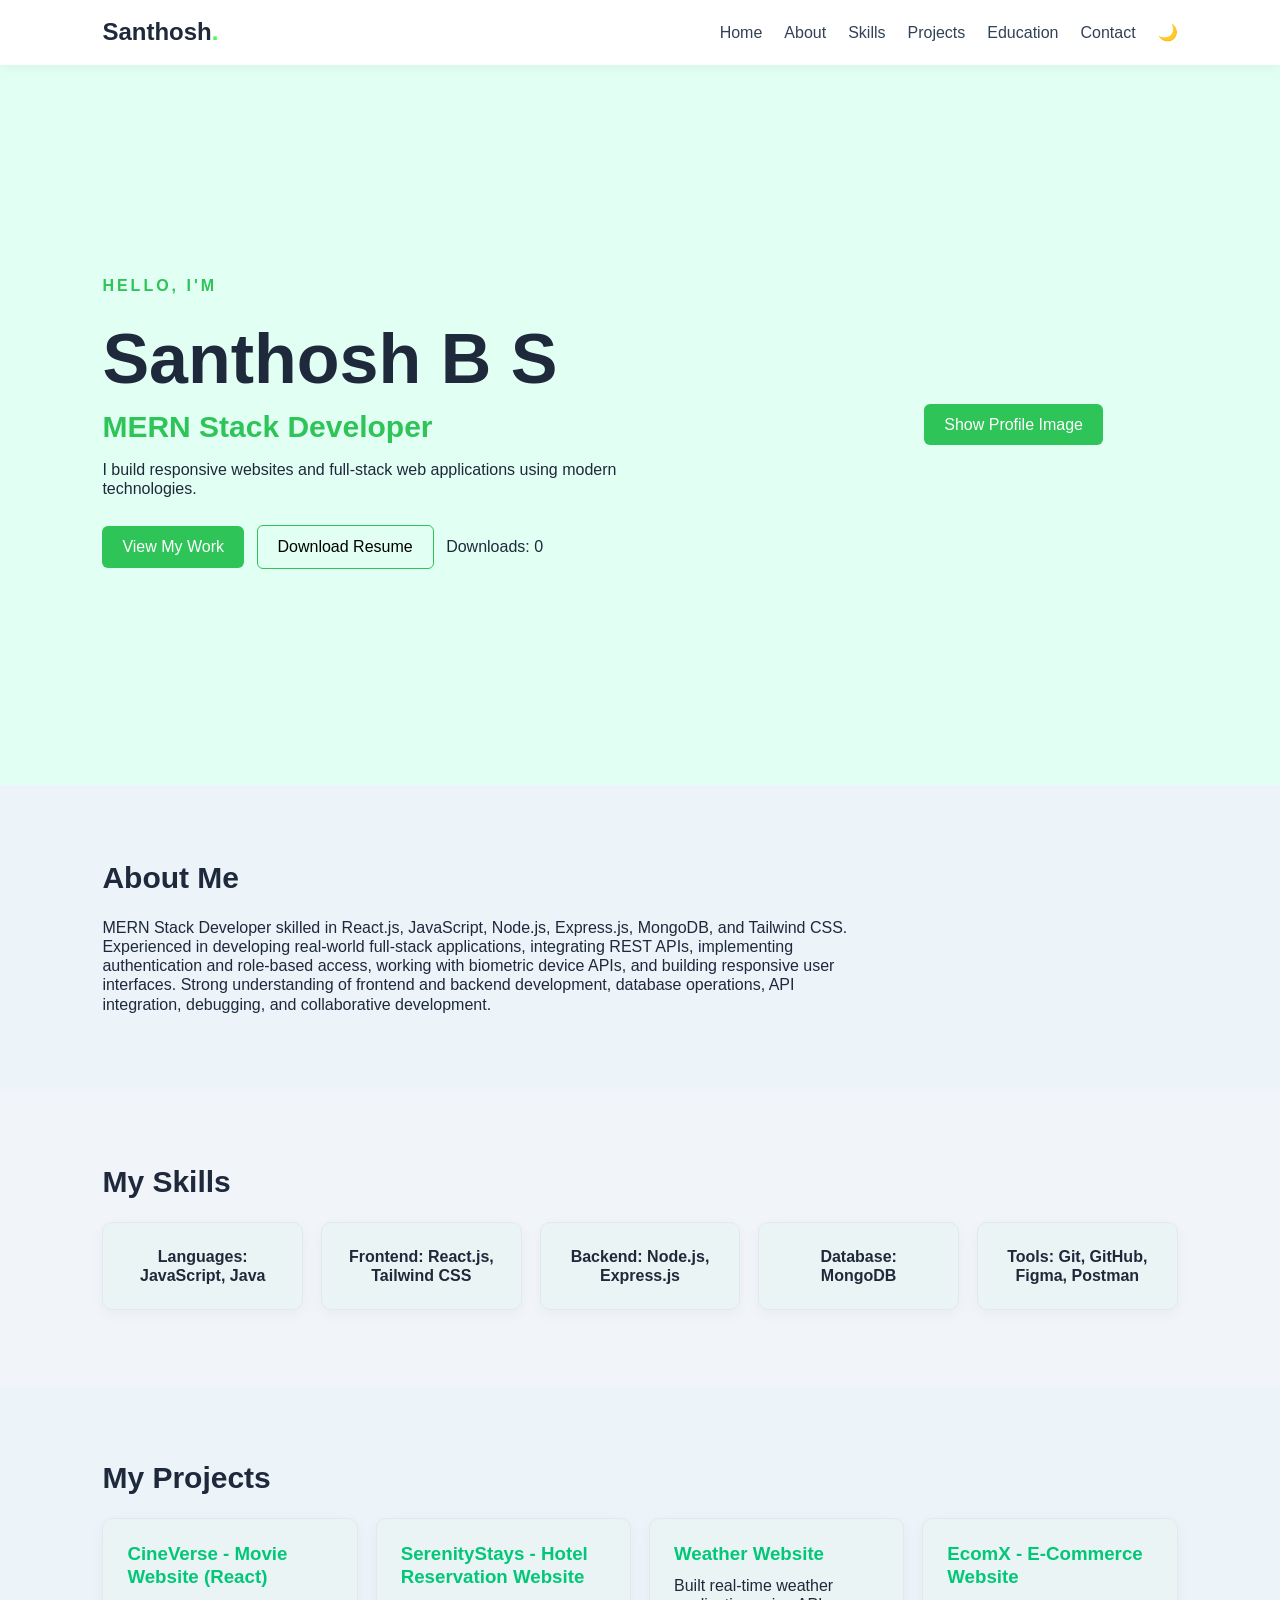
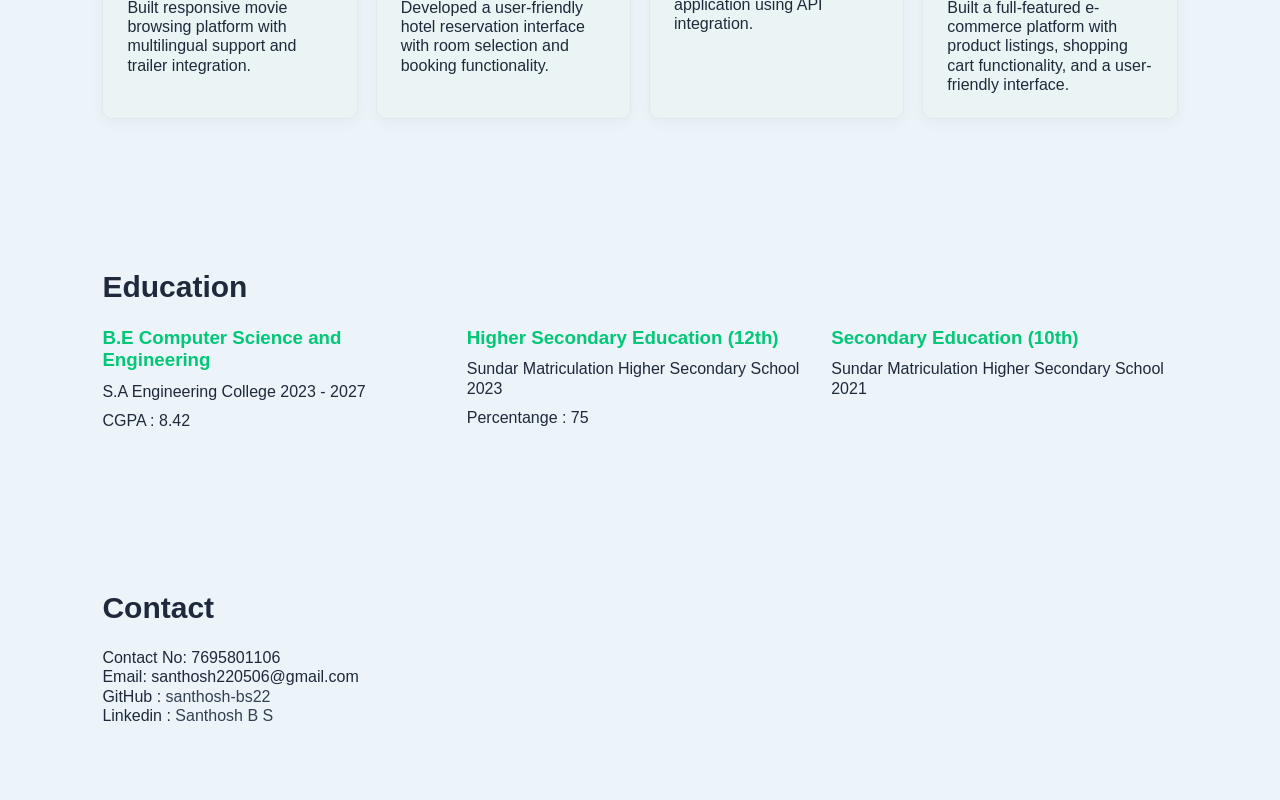
<file: Portfolio/index.html>
<!doctype html>
<html lang="en">
  <head>
    <meta charset="UTF-8" />
    <meta name="viewport" content="width=device-width, initial-scale=1.0" />
    <title>Santhosh | Portfolio</title>
    <link rel="stylesheet" href="style.css" />
  </head>
  <body>
    <header>
      <nav>
        <h2 class="logo">Santhosh<span>.</span></h2>

        <ul>
          <li><a href="#home">Home</a></li>
          <li><a href="#about">About</a></li>
          <li><a href="#skills">Skills</a></li>
          <li><a href="#projects">Projects</a></li>
          <li><a href="#education">Education</a></li>
          <li><a href="#contact">Contact</a></li>
          <li><a id="theme" class="theme-btn">🌙</a></li>
        </ul>
      </nav>
    </header>
    <section id="home" class="hero">
      <div class="hero-copy">
        <p class="intro">HELLO, I'M</p>
        <h1>Santhosh B S</h1>
        <h2>MERN Stack Developer</h2>

        <p>
          I build responsive websites and full-stack web applications using
          modern technologies.
        </p>

        <a href="#projects" class="btn">View My Work</a>
        <a
          id="downloadBtn"
          href="./santhoshresume.pdf"
          download="santhosh_Resume.pdf"
          class="btn secondary"
          >Download Resume</a
        >
        <span class="download-count">
          Downloads: <span id="count">0</span>
        </span>
      </div>
      <div class="hero-profile">
        <img
          id="profileImage"
          src="profile.jpeg"
          class="profile-image"
          alt="Profile Image"
          hidden
        />

        <button id="profileToggle" class="btn" aria-expanded="false">
          Show Profile Image
        </button>
      </div>
    </section>

    <section id="about">
      <h2>About Me</h2>
      <p>
        MERN Stack Developer skilled in React.js, JavaScript, Node.js,
        Express.js, MongoDB, and Tailwind CSS. Experienced in developing
        real-world full-stack applications, integrating REST APIs, implementing
        authentication and role-based access, working with biometric device
        APIs, and building responsive user interfaces. Strong understanding of
        frontend and backend development, database operations, API integration,
        debugging, and collaborative development.
      </p>
    </section>

    <section id="skills">
      <h2>My Skills</h2>

      <div class="cards">
        <div class="card">Languages: JavaScript, Java</div>
        <div class="card">Frontend: React.js, Tailwind CSS</div>
        <div class="card">Backend: Node.js, Express.js</div>
        <div class="card">Database: MongoDB</div>
        <data class="card">Tools: Git, GitHub, Figma, Postman</data>
      </div>
    </section>

    <section id="projects">
      <h2>My Projects</h2>

      <div class="cards">
        <div class="project-card">
          <h3>CineVerse - Movie Website (React)</h3>
          <p>
            Built responsive movie browsing platform with multilingual support
            and trailer integration.
          </p>
        </div>

        <div class="project-card">
          <h3>SerenityStays - Hotel Reservation Website</h3>
          <p>
            Developed a user-friendly hotel reservation interface with room
            selection and booking functionality.
          </p>
        </div>

        <div class="project-card">
          <h3>Weather Website</h3>
          <p>Built real-time weather application using API integration.</p>
        </div>

        <div class="project-card">
          <h3>EcomX - E-Commerce Website</h3>
          <p>
            Built a full-featured e-commerce platform with product listings,
            shopping cart functionality, and a user-friendly interface.
          </p>
        </div>
      </div>
    </section>

    <section id="education">
      <h2>Education</h2>

      <div class="cards">
        <div class="education-card">
          <h3>B.E Computer Science and Engineering</h3>
          <p>S.A Engineering College 2023 - 2027</p>
          <p>CGPA : 8.42</p>
        </div>
        <div class="education-card">
          <h3>Higher Secondary Education (12th)</h3>
          <p>Sundar Matriculation Higher Secondary School 2023</p>
          <p>Percentange : 75</p>
        </div>
        <div class="education-card">
          <h3>Secondary Education (10th)</h3>
          <p>Sundar Matriculation Higher Secondary School 2021</p>
        </div>
      </div>
    </section>

    <section id="contact">
      <div>
        <h2>Contact</h2>
        <p>Contact No: 7695801106</p>
        <p>Email: santhosh220506@gmail.com</p>
        <p>
          GitHub :

          <a href="https://github.com/santhosh-bs22 " target="_blank">
            santhosh-bs22
          </a>
        </p>
        <p>
          Linkedin :

          <a href="https://linkedin.com/in/santhoshsekar-bs" target="_blank">
            Santhosh B S
          </a>
        </p>
      </div>
    </section>
    <script src="index.js"></script>
  </body>
</html>
</file>
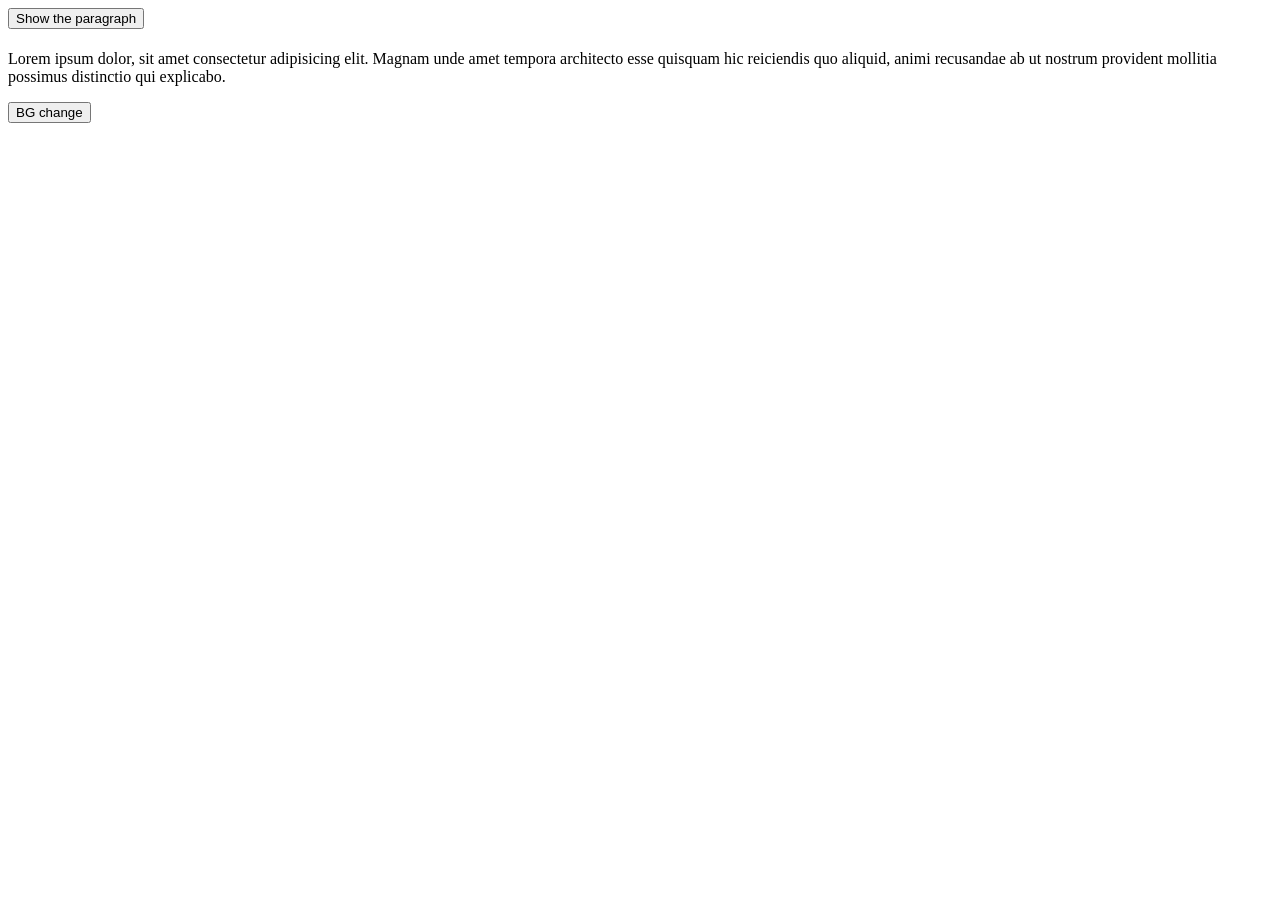
<file: task1/index.html>
<!doctype html>
<html lang="en">
  <head>
    <meta charset="UTF-8" />
    <meta name="viewport" content="width=device-width, initial-scale=1.0" />
    <title>Day 2</title>
    <style>
      .show {
        color: green;
      }
      .hide {
        color: red;
      }
      .yellow {
        background-color: black;
        color: white;
      }
    </style>
  </head>
  <body id="page">
    <!-- <button id="count">Count ++</button>
    <button id="count2">Count --</button>
    <button id="reset" type="reset">Reset</button>
    <h1 id="plus"></h1> -->

    <button id="showbtn">Show the paragraph</button>
    <h1 id="showpara"></h1>
    <p>
      Lorem ipsum dolor, sit amet consectetur adipisicing elit. Magnam unde amet
      tempora architecto esse quisquam hic reiciendis quo aliquid, animi
      recusandae ab ut nostrum provident mollitia possimus distinctio qui
      explicabo.
    </p>
    <button id="bgchange">BG change</button>
    <script src="index.js"></script>
  </body>
</html>
</file>
<file: Portfolio/style.css>
* {
  margin: 0;
  padding: 0;
  box-sizing: border-box;
  scroll-behavior: smooth;
}

body {
  font-family: Arial, sans-serif;
  background: #ecf3f9;
  color: #1e293b;
  line-height: 1.2;
}

header {
  background: #ffffff;
  padding: 18px 8%;
  position: sticky;
  top: 0;
  box-shadow: 0 2px 10px #0000000d;
}

nav {
  display: flex;
  justify-content: space-between;
  align-items: center;
  gap: 20px;
}

.logo span {
  color: #40ff4d;
}

nav ul {
  display: flex;
  list-style: none;
  gap: 22px;
  flex-wrap: wrap;
}

a {
  text-decoration: none;
  color: #334155;
}
nav a:hover {
  color: #78f19c;
}

section {
  padding: 75px 8%;
}

.hero {
  min-height: 80vh;
  display: flex;
  align-items: center;
  justify-content: space-between;
  gap: 40px;
  flex-wrap: wrap;
  align-content: center;
  text-align: left;
  background-color: #e2fff4;
}

.hero-copy {
  flex: 1 1 420px;
}

.hero-profile {
  flex: 0 1 320px;
  display: flex;
  flex-direction: column;
  align-items: center;
  gap: 16px;
}

.profile-image {
  width: min(100%, 320px);
  aspect-ratio: 1;
  object-fit: cover;
  border-radius: 50%;
  border: 5px solid #2ec458;
  box-shadow: 0 8px 24px #0000001a;
}

.hero-profile button {
  border: 0;
  cursor: pointer;
  font: inherit;
}

.hero-copy .btn {
  margin-top: 5px;
}

.download-count {
  white-space: nowrap;
  }

.hero-copy p {
  max-width: 550px;
  margin-bottom: 22px;
}

.hero-copy h1 {
  font-size: 70px;
  margin: 8px 0;
}

.hero-copy h2 {
  color: #2ec458;
  margin-bottom: 15px;
}

.intro {
  color: #2ec458;
  font-weight: bold;
  letter-spacing: 3px;
}

.btn {
  display: inline-block;
  padding: 11px 20px;
  background: #2ec458;
  color: rgb(255, 255, 255);
  border-radius: 6px;
  margin: 5px 8px 5px 0;
}

.btn:hover {
  background: #2ec458;
}

.secondary {
  background: transparent;
  border: 1px solid #2ec458;
  color: black;
}

section h2 {
  font-size: 30px;
  margin-bottom: 22px;
}

#about p {
  max-width: 750px;
}

#skills {
  background: #f1f5f9;
}

.cards {
  display: grid;
  grid-template-columns: repeat(auto-fit, minmax(180px, 1fr));
  gap: 18px;
}

.card,
.project-card {
  background: rgb(235, 244, 244);
  padding: 24px;
  border-radius: 10px;
  box-shadow: 0 4px 15px #0000000a;
  border: 1px solid #e2e8f0;
}

.card {
  text-align: center;
  font-weight: bold;
}

.project-card h3 {
  color: #02c778;
  margin-bottom: 10px;
}

.theme-btn {
  /* padding: 2px 10px;
  border: 1px solid #cbd5e1;
  border-radius: 8px; */
  /* background: #ffffff; */
  /* color: #1e293b; */
  cursor: pointer;
  /* font-size: 14px; */
}

body.dark-mode {
  background: black;
  color: white;
}

body.dark-mode header {
  background: #1e293b;
}

body.dark-mode a {
  color: white;
}

body.dark-mode nav a:hover {
  color: #02c778;
}

body.dark-mode .hero {
  background: #111827;
}

body.dark-mode #skills {
  background: #0f172a;
}

body.dark-mode .card,
body.dark-mode .project-card {
  background: #1e293b;
  border-color: #334155;
}

body.dark-mode .theme-btn {
  /* background: #334155; */
  color: #ffffff;
  /* border-color: #475569; */
}

.card .education-card {
  background: rgb(235, 244, 244);
  padding: 24px;
  border-radius: 10px;
  box-shadow: 0 4px 15px #0000000a;
  border: 1px solid #e2e8f0;
}

.education-card h3 {
  color: #02c778;
  margin-bottom: 10px;
}

.education-card p {
  margin-bottom: 10px;
}

body.dark-mode .card,
body.dark-mode .education-card {
  padding: 20px;
  border-radius: 10px;
  background: #1e293b;
  text-align: center;
  border-color: #334155;
  color: white;
}
</file>
